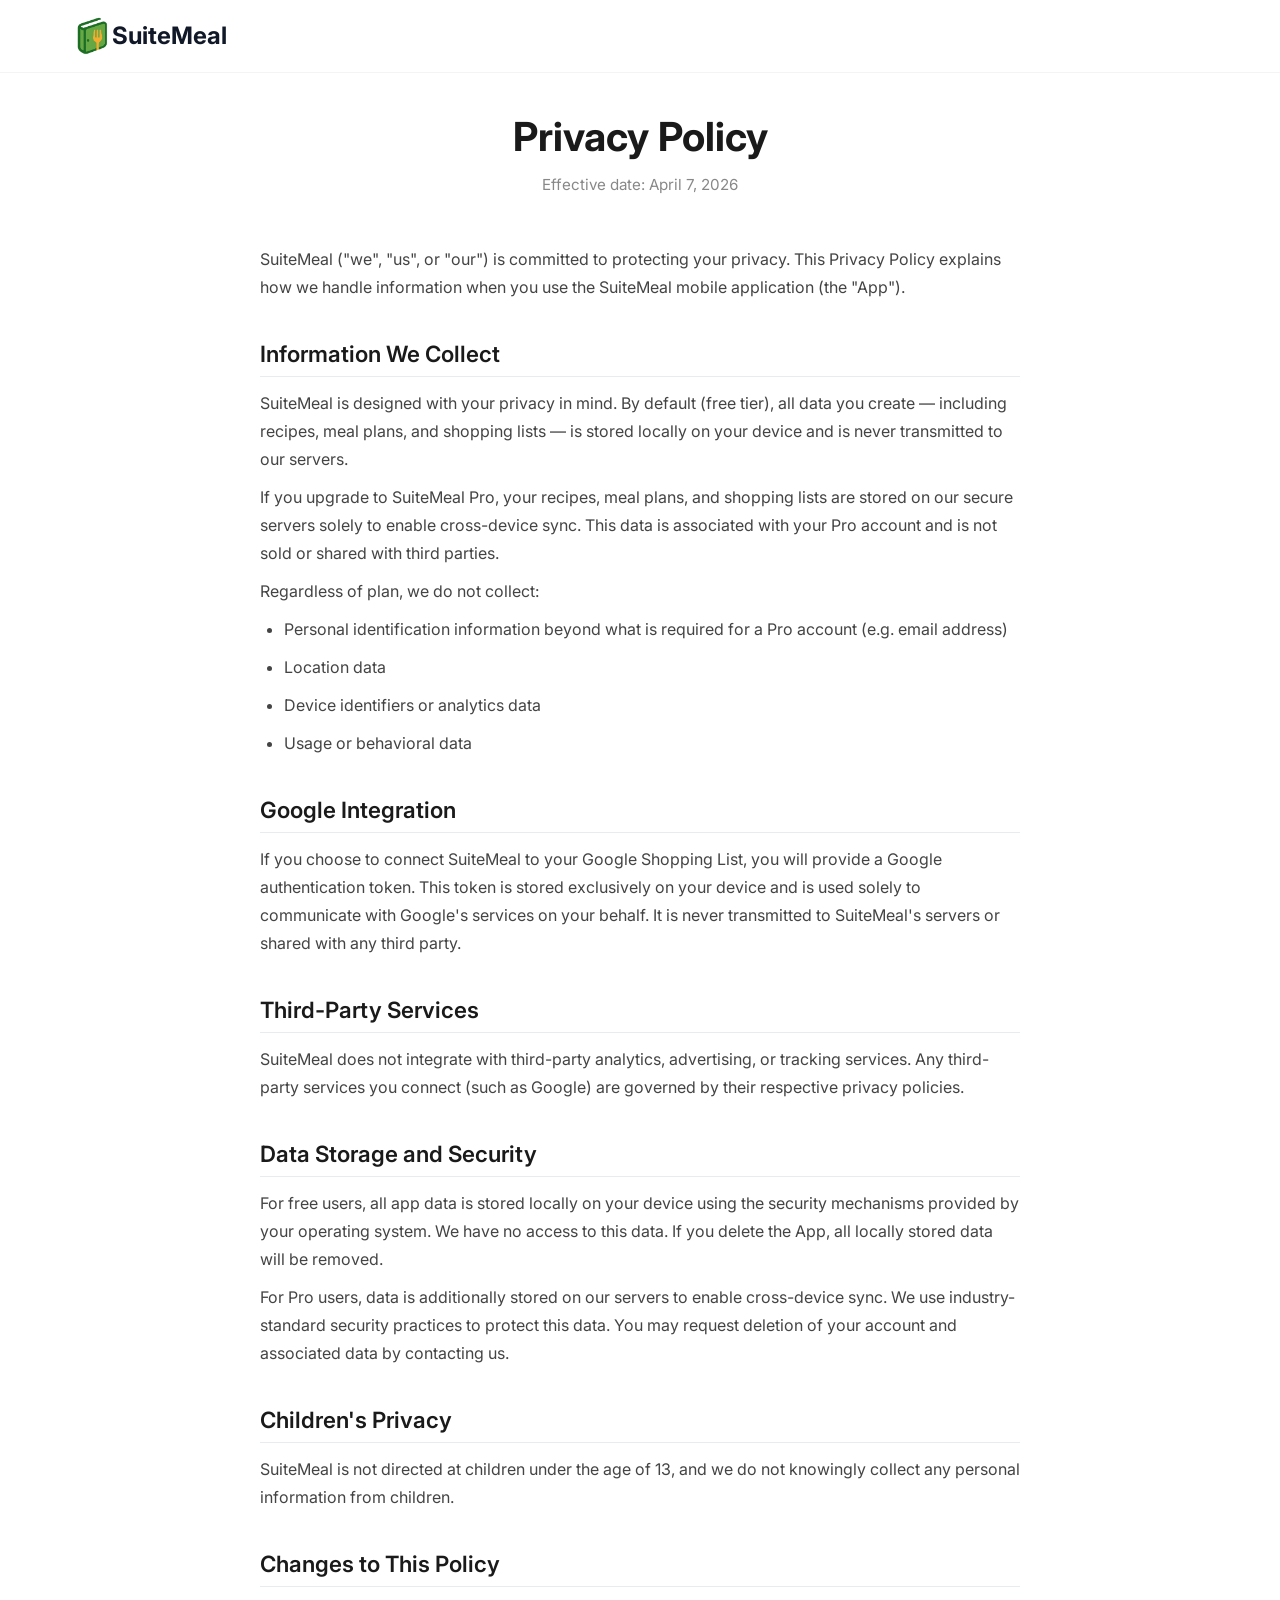
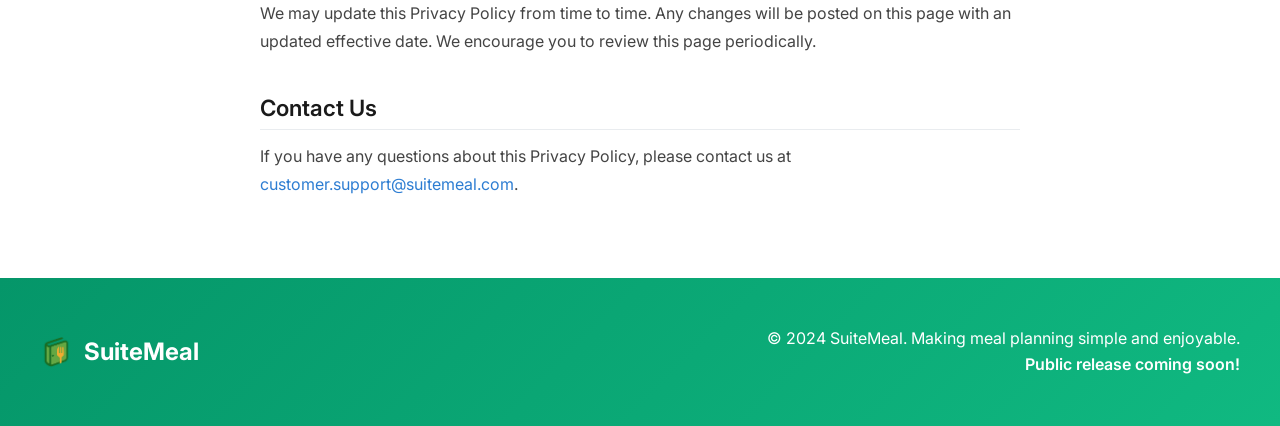
<file: privacy_policy.html>
<!DOCTYPE html>
<html lang="en">
<head>
    <meta charset="UTF-8">
    <meta name="viewport" content="width=device-width, initial-scale=1.0">
    <title>Privacy Policy - SuiteMeal</title>
    <link rel="icon" type="image/png" href="assets/images/favicon.png">
    <link rel="preconnect" href="https://fonts.googleapis.com">
    <link rel="preconnect" href="https://fonts.gstatic.com" crossorigin>
    <link href="https://fonts.googleapis.com/css2?family=Inter:wght@300;400;500;600;700;800&display=swap" rel="stylesheet">
    <link rel="stylesheet" href="styles.css">
    <style>
        .policy-container {
            max-width: 800px;
            margin: 0 auto;
            padding: 40px 20px;
        }

        .policy-header {
            text-align: center;
            margin-bottom: 48px;
        }

        .policy-title {
            font-size: 2.5rem;
            font-weight: 700;
            color: #1a1a1a;
            margin-bottom: 12px;
        }

        .policy-date {
            font-size: 0.95rem;
            color: #888;
        }

        .policy-section {
            margin-bottom: 40px;
        }

        .policy-section h2 {
            font-size: 1.4rem;
            font-weight: 600;
            color: #1a1a1a;
            margin-bottom: 12px;
            padding-bottom: 8px;
            border-bottom: 1px solid #e9ecef;
        }

        .policy-section p,
        .policy-section li {
            font-size: 1rem;
            color: #444;
            line-height: 1.75;
            margin-bottom: 10px;
        }

        .policy-section ul {
            list-style-type: disc;
            margin-left: 24px;
        }

        .policy-section a {
            color: #2d7dd2;
            text-decoration: none;
        }

        .policy-section a:hover {
            text-decoration: underline;
        }

        @media (max-width: 768px) {
            .policy-title {
                font-size: 2rem;
            }
        }
    </style>
</head>
<body>
    <header>
        <nav class="navbar">
            <div class="nav-content">
                <div class="nav-brand">
                    <a href="index.html" style="display: flex; align-items: center; text-decoration: none;">
                        <img src="assets/images/icon.png" alt="SuiteMeal" class="nav-logo">
                        <span class="brand-name">SuiteMeal</span>
                    </a>
                </div>
            </div>
        </nav>
    </header>

    <main>
        <div class="policy-container">
            <div class="policy-header">
                <h1 class="policy-title">Privacy Policy</h1>
                <p class="policy-date">Effective date: April 7, 2026</p>
            </div>

            <div class="policy-section">
                <p>SuiteMeal ("we", "us", or "our") is committed to protecting your privacy. This Privacy Policy explains how we handle information when you use the SuiteMeal mobile application (the "App").</p>
            </div>

            <div class="policy-section">
                <h2>Information We Collect</h2>
                <p>SuiteMeal is designed with your privacy in mind. By default (free tier), all data you create — including recipes, meal plans, and shopping lists — is stored locally on your device and is never transmitted to our servers.</p>
                <p>If you upgrade to SuiteMeal Pro, your recipes, meal plans, and shopping lists are stored on our secure servers solely to enable cross-device sync. This data is associated with your Pro account and is not sold or shared with third parties.</p>
                <p>Regardless of plan, we do not collect:</p>
                <ul>
                    <li>Personal identification information beyond what is required for a Pro account (e.g. email address)</li>
                    <li>Location data</li>
                    <li>Device identifiers or analytics data</li>
                    <li>Usage or behavioral data</li>
                </ul>
            </div>

            <div class="policy-section">
                <h2>Google Integration</h2>
                <p>If you choose to connect SuiteMeal to your Google Shopping List, you will provide a Google authentication token. This token is stored exclusively on your device and is used solely to communicate with Google's services on your behalf. It is never transmitted to SuiteMeal's servers or shared with any third party.</p>
            </div>

            <div class="policy-section">
                <h2>Third-Party Services</h2>
                <p>SuiteMeal does not integrate with third-party analytics, advertising, or tracking services. Any third-party services you connect (such as Google) are governed by their respective privacy policies.</p>
            </div>

            <div class="policy-section">
                <h2>Data Storage and Security</h2>
                <p>For free users, all app data is stored locally on your device using the security mechanisms provided by your operating system. We have no access to this data. If you delete the App, all locally stored data will be removed.</p>
                <p>For Pro users, data is additionally stored on our servers to enable cross-device sync. We use industry-standard security practices to protect this data. You may request deletion of your account and associated data by contacting us.</p>
            </div>

            <div class="policy-section">
                <h2>Children's Privacy</h2>
                <p>SuiteMeal is not directed at children under the age of 13, and we do not knowingly collect any personal information from children.</p>
            </div>

            <div class="policy-section">
                <h2>Changes to This Policy</h2>
                <p>We may update this Privacy Policy from time to time. Any changes will be posted on this page with an updated effective date. We encourage you to review this page periodically.</p>
            </div>

            <div class="policy-section">
                <h2>Contact Us</h2>
                <p>If you have any questions about this Privacy Policy, please contact us at <a href="mailto:customer.support@suitemeal.com">customer.support@suitemeal.com</a>.</p>
            </div>
        </div>
    </main>

    <footer>
        <div class="footer-content">
            <div class="footer-brand">
                <img src="assets/images/icon.png" alt="SuiteMeal" class="footer-logo">
                <span class="brand-name">SuiteMeal</span>
            </div>
            <div class="footer-text">
                <p>&copy; 2024 SuiteMeal. Making meal planning simple and enjoyable.</p>
                <p class="release-note">Public release coming soon!</p>
            </div>
        </div>
    </footer>
</body>
</html>
</file>
<file: styles.css>
/* Hero title two-line layout */
.hero-tagline {
    display: block;
    font-size: clamp(1.75rem, 3.5vw, 2.75rem);
    font-weight: 800;
    color: #111827;
    white-space: nowrap;
    margin-bottom: -0.13em;
}

/* Store badges */
.store-badge-link {
    display: inline-block;
    line-height: 0;
}

.store-badge {
    height: 90px;
    width: auto;
    display: block;
    margin-left: -12px; /* offset Google's built-in badge padding */
}

.apple-badge {
    height: 61px;
    width: auto;
    display: block;
}

.store-badge-nav {
    height: 48px;
    width: auto;
    display: block;
    margin-left: -6px;
}

.apple-badge-nav {
    height: 34px;
    width: auto;
    display: block;
}

.nav-badge-link {
    display: inline-block;
    line-height: 0;
}

.nav-actions {
    display: flex;
    align-items: center;
    gap: 0.5rem;
}

.download-stat {
    font-size: 0.875rem;
    color: #6B7280;
    font-weight: 500;
    margin-top: 0.25rem;
}

/* Inverted badge on dark background — Google badge is dark, needs a light variant treatment */
.store-badge-inverted {
    filter: brightness(0) invert(1);
}

/* Store buttons column */
.store-buttons {
    display: flex;
    flex-direction: column;
    align-items: flex-start;
    gap: 0.75rem;
}


/* No subscriptions badge */
.no-sub-badge {
    display: block;
    color: #059669;
    font-size: 2.75rem;
    font-weight: 800;
    line-height: 1.1;
    margin-bottom: 2rem;
}

/* iOS Coming Soon badge */
.ios-badge-wrapper {
    display: flex;
    flex-direction: column;
    align-items: center;
    gap: 0.35rem;
}

.ios-badge-mock {
    display: inline-flex;
    align-items: center;
    gap: 12px;
    background: #9CA3AF;
    color: white;
    border-radius: 12px;
    padding: 0 18px;
    height: 68px;
    cursor: default;
}

.ios-badge-text-block {
    display: flex;
    flex-direction: column;
}

.ios-badge-small {
    font-size: 0.75rem;
    font-weight: 400;
    letter-spacing: 0.04em;
    line-height: 1.4;
}

.ios-badge-large {
    font-size: 1.7rem;
    font-weight: 600;
    line-height: 1.1;
}

.ios-coming-soon-label {
    font-size: 0.72rem;
    color: #9CA3AF;
    font-weight: 500;
    letter-spacing: 0.03em;
}

/* SuiteMeal Pro section */
.pro-section {
    padding: 5rem 2rem;
    background: linear-gradient(135deg, #059669 0%, #10B981 100%);
    text-align: center;
}

.pro-content {
    max-width: 680px;
    margin: 0 auto;
    display: flex;
    flex-direction: column;
    align-items: center;
}

.pro-content h2 {
    font-size: clamp(1.75rem, 3.5vw, 2.5rem);
    color: white;
    margin-bottom: 1.25rem;
}

.pro-content p {
    font-size: 1.125rem;
    color: rgba(255, 255, 255, 0.9);
    line-height: 1.7;
    margin-bottom: 2rem;
}

.pro-store-buttons {
    display: flex;
    flex-direction: row;
    align-items: center;
    gap: 1rem;
    flex-wrap: wrap;
    justify-content: center;
}

.pro-cta {
    background: white;
    color: #059669;
    font-weight: 700;
    margin-top: 0.5rem;
}

.pro-cta:hover {
    background: #F0FDF4;
    transform: translateY(-2px);
    box-shadow: 0 8px 25px rgba(0, 0, 0, 0.15);
    color: #059669;
    text-decoration: none;
}

/* Footer links */
.footer-link {
    color: rgba(255, 255, 255, 0.8);
    text-decoration: none;
    font-size: 0.875rem;
}

.footer-link:hover {
    color: white;
}

/* Reset and base styles */
* {
    margin: 0;
    padding: 0;
    box-sizing: border-box;
}

body {
    font-family: 'Inter', -apple-system, BlinkMacSystemFont, 'Segoe UI', sans-serif;
    line-height: 1.6;
    color: #374151;
    background-color: #ffffff;
    font-size: 16px;
}

/* Typography */
h1, h2, h3, h4, h5, h6 {
    font-weight: 700;
    line-height: 1.2;
    color: #111827;
}

.hero-title {
    font-size: clamp(2.5rem, 5vw, 4rem);
    font-weight: 800;
    line-height: 1.0;
    margin-bottom: 1.5rem;
}


.section-title {
    font-size: clamp(2rem, 4vw, 3rem);
    font-weight: 700;
    text-align: center;
    margin-bottom: 1rem;
}

.section-subtitle {
    font-size: 1.25rem;
    color: #6B7280;
    text-align: center;
    margin-bottom: 3rem;
    max-width: 600px;
    margin-left: auto;
    margin-right: auto;
}

.hero-subtitle {
    font-size: 1.25rem;
    color: #6B7280;
    margin-bottom: 2rem;
    line-height: 1.6;
    max-width: 500px;
}

/* Gradients and colors */
.text-gradient {
    background: linear-gradient(135deg, #059669 0%, #10B981 50%, #F59E0B 100%);
    -webkit-background-clip: text;
    -webkit-text-fill-color: transparent;
    background-clip: text;
}

/* Navigation */
.navbar {
    position: sticky;
    top: 0;
    background: rgba(255, 255, 255, 0.95);
    backdrop-filter: blur(10px);
    border-bottom: 1px solid #F3F4F6;
    z-index: 100;
}

.nav-content {
    max-width: 1200px;
    margin: 0 auto;
    display: flex;
    justify-content: space-between;
    align-items: center;
    padding: 1rem 2rem;
}

.nav-brand {
    display: flex;
    align-items: center;
    gap: 0.75rem;
}

.nav-logo {
    width: 40px;
    height: 40px;
}

.brand-name {
    font-size: 1.5rem;
    font-weight: 700;
    color: #111827;
}

/* Buttons */
.btn {
    display: inline-flex;
    align-items: center;
    justify-content: center;
    padding: 0.75rem 1.5rem;
    border: none;
    border-radius: 0.5rem;
    font-size: 1rem;
    font-weight: 600;
    text-decoration: none;
    cursor: pointer;
    transition: all 0.2s ease;
    gap: 0.5rem;
}

.btn-primary {
    background: linear-gradient(135deg, #059669 0%, #10B981 100%);
    color: white;
    box-shadow: 0 4px 14px 0 rgba(16, 185, 129, 0.25);
}

.btn-primary:hover {
    transform: translateY(-2px);
    box-shadow: 0 8px 25px 0 rgba(16, 185, 129, 0.35);
}

.btn-secondary {
    background: white;
    color: #374151;
    border: 1px solid #E5E7EB;
}

.btn-secondary:hover {
    background: #F9FAFB;
    transform: translateY(-1px);
}

.btn-outline {
    background: transparent;
    color: #059669;
    border: 1px solid #059669;
}

.btn-outline:hover {
    background: #059669;
    color: white;
}

.btn-large {
    padding: 1rem 2rem;
    font-size: 1.125rem;
}

/* Hero section */
.hero {
    padding: 5rem 2rem;
    background: linear-gradient(135deg, #F0FDF4 0%, #ECFDF5 100%);
    min-height: 80vh;
    display: flex;
    align-items: center;
}

.hero-content {
    max-width: 1200px;
    margin: 0 auto;
    display: grid;
    grid-template-columns: 1fr 1fr;
    gap: 4rem;
    align-items: center;
}

.hero-actions {
    display: flex;
    flex-direction: column;
    align-items: flex-start;
    gap: 1rem;
    margin-bottom: 3rem;
}

.hero-stats {
    display: flex;
    gap: 2rem;
    padding-top: 2rem;
    border-top: 1px solid #E5E7EB;
}

.stat {
    text-align: center;
}

.stat-number {
    font-size: 1.5rem;
    font-weight: 700;
    color: #059669;
    margin-bottom: 0.25rem;
}

.stat-label {
    font-size: 0.875rem;
    color: #6B7280;
}

.hero-visual {
    display: flex;
    justify-content: center;
    align-items: center;
}

.app-showcase {
    display: flex;
    justify-content: center;
    align-items: center;
    position: relative;
}

.hero-app-icon {
    width: 280px;
    height: 280px;
    border-radius: 2rem;
    box-shadow: 0 25px 50px -12px rgba(0, 0, 0, 0.25);
    transition: transform 0.3s ease;
    animation: float 6s ease-in-out infinite;
}

.hero-app-icon:hover {
    transform: scale(1.05);
}

@keyframes float {
    0%, 100% {
        transform: translateY(0px);
    }
    50% {
        transform: translateY(-20px);
    }
}

/* Features section */
.features {
    padding: 5rem 2rem;
}

.section-header {
    text-align: center;
    margin-bottom: 4rem;
}

.feature-grid {
    max-width: 1200px;
    margin: 0 auto;
    display: grid;
    grid-template-columns: repeat(auto-fit, minmax(300px, 1fr));
    gap: 2rem;
}

.feature-card {
    background: white;
    padding: 2.5rem 2rem;
    border-radius: 1rem;
    text-align: center;
    border: 1px solid #F3F4F6;
    transition: all 0.3s ease;
}

.feature-card:hover {
    transform: translateY(-8px);
    box-shadow: 0 25px 50px -12px rgba(0, 0, 0, 0.15);
    border-color: #E5E7EB;
}

.feature-icon {
    margin-bottom: 1.5rem;
    display: flex;
    justify-content: center;
}

.icon-circle {
    width: 64px;
    height: 64px;
    border-radius: 50%;
    display: flex;
    align-items: center;
    justify-content: center;
    color: white;
}

.icon-circle.green {
    background: linear-gradient(135deg, #059669 0%, #10B981 100%);
}

.icon-circle.orange {
    background: linear-gradient(135deg, #F59E0B 0%, #F97316 100%);
}

.feature-card h3 {
    font-size: 1.5rem;
    margin-bottom: 1rem;
    color: #111827;
}

.feature-card p {
    color: #6B7280;
    line-height: 1.7;
}

/* How it works section */
.how-it-works {
    padding: 5rem 2rem;
    background: #F9FAFB;
}

/* Workflow sections */
.workflow-sections {
    max-width: 1200px;
    margin: 0 auto;
    display: flex;
    flex-direction: column;
    gap: 4rem;
}

.workflow-section {
    background: white;
    border-radius: 1.5rem;
    padding: 3rem;
    box-shadow: 0 4px 6px rgba(0, 0, 0, 0.05);
    border: 1px solid #E5E7EB;
}

.workflow-title {
    font-size: 2rem;
    color: #111827;
    margin-bottom: 2rem;
    text-align: center;
    position: relative;
}

.workflow-title::after {
    content: '';
    position: absolute;
    bottom: -0.5rem;
    left: 50%;
    transform: translateX(-50%);
    width: 60px;
    height: 3px;
    background: linear-gradient(135deg, #059669 0%, #10B981 100%);
    border-radius: 2px;
}

.workflow-content {
    display: grid;
    grid-template-columns: 1.5fr 1fr;
    gap: 3rem;
    align-items: center;
}

.workflow-description {
    padding-right: 2rem;
}

.workflow-description p {
    font-size: 1.125rem;
    line-height: 1.7;
    color: #6B7280;
}

.description-slide {
    opacity: 0;
    transition: opacity 0.5s ease-in-out;
    position: absolute;
    top: 0;
    left: 0;
    width: 100%;
}

.description-slide.active {
    opacity: 1;
    position: relative;
}

.description-slide h4 {
    font-size: 1.5rem;
    font-weight: 600;
    color: #111827;
    margin-bottom: 1rem;
}

/* GIF Carousel */
.gif-carousel {
    position: relative;
    background: #F8F9FA;
    border-radius: 1rem;
    overflow: hidden;
    border: 1px solid #E5E7EB;
    display: flex;
    justify-content: center;
    align-items: center;
}

.carousel-container {
    position: relative;
    width: 480px;
    height: 500px;
    min-height: 300px;
    margin: 0 auto;
    overflow: hidden;
}

.carousel-slide {
    position: absolute;
    top: 0;
    left: 0;
    width: 100%;
    height: 100%;
    opacity: 0;
    transition: opacity 0.5s ease-in-out;
    display: flex;
    align-items: center;
    justify-content: center;
}

.carousel-slide.active {
    opacity: 1;
}

.gif-placeholder {
    width: 90%;
    height: 80%;
    background: linear-gradient(135deg, #f0f8ec 0%, #e8f5e0 100%);
    border-radius: 0.5rem;
    display: flex;
    align-items: center;
    justify-content: center;
    color: #6ba347;
    font-family: 'Inter', sans-serif;
    font-weight: 500;
    text-align: center;
    padding: 1rem;
    border: 2px dashed #a8d982;
}

.demo-video {
    max-width: 100%;
    max-height: 100%;
    width: auto;
    height: auto;
    object-fit: contain;
    border-radius: 0.5rem;
    box-shadow: 0 4px 12px rgba(0, 0, 0, 0.15);
}

.carousel-controls {
    position: absolute;
    bottom: 1rem;
    left: 50%;
    transform: translateX(-50%);
    display: flex;
    align-items: center;
    gap: 1rem;
    background: rgba(255, 255, 255, 0.9);
    backdrop-filter: blur(10px);
    padding: 0.75rem 1.5rem;
    border-radius: 2rem;
    box-shadow: 0 4px 12px rgba(0, 0, 0, 0.15);
}

.carousel-btn {
    width: 32px;
    height: 32px;
    border: none;
    border-radius: 50%;
    background: linear-gradient(135deg, #059669 0%, #10B981 100%);
    color: white;
    display: flex;
    align-items: center;
    justify-content: center;
    cursor: pointer;
    font-size: 1.25rem;
    font-weight: bold;
    transition: all 0.2s ease;
}

.carousel-btn:hover {
    transform: scale(1.1);
    box-shadow: 0 4px 12px rgba(16, 185, 129, 0.3);
}

.carousel-dots {
    display: flex;
    gap: 0.5rem;
}

.dot {
    width: 10px;
    height: 10px;
    border-radius: 50%;
    background: #D1D5DB;
    cursor: pointer;
    transition: all 0.2s ease;
}

.dot.active {
    background: linear-gradient(135deg, #059669 0%, #10B981 100%);
    transform: scale(1.2);
}

/* CTA section */
.cta-section {
    padding: 5rem 2rem;
    background: linear-gradient(135deg, #059669 0%, #10B981 100%);
    text-align: center;
}

.cta-content {
    max-width: 600px;
    margin: 0 auto;
}

.cta-title {
    font-size: clamp(2rem, 4vw, 2.5rem);
    color: white;
    margin-bottom: 1rem;
}

.cta-subtitle {
    font-size: 1.25rem;
    color: rgba(255, 255, 255, 0.9);
    margin-bottom: 2rem;
}

.cta-actions {
    margin-bottom: 1rem;
}

.cta-note {
    color: rgba(255, 255, 255, 0.8);
    font-size: 0.875rem;
    margin-top: 1rem;
}

/* Footer */
footer {
    padding: 3rem 2rem;
    background: linear-gradient(135deg, #059669 0%, #10B981 100%);
    color: white;
}

.footer-content {
    max-width: 1200px;
    margin: 0 auto;
    display: flex;
    justify-content: space-between;
    align-items: center;
}

.footer-brand {
    display: flex;
    align-items: center;
    gap: 0.75rem;
}

.footer-brand .brand-name {
    color: white;
}

.footer-logo {
    width: 32px;
    height: 32px;
}

.footer-text {
    color: white;
    text-align: right;
}

.footer-text p {
    margin: 0;
}

.release-note {
    color: white;
    font-weight: 600;
    margin-top: 0.5rem;
}

/* Responsive design */
@media (max-width: 768px) {
    .hero-content {
        grid-template-columns: 1fr;
        gap: 3rem;
        text-align: center;
    }
    
    .hero-actions {
        align-items: center;
    }

    .store-buttons {
        align-items: center;
    }

    .hero-stats {
        justify-content: center;
    }
    
    .workflow-content {
        grid-template-columns: 1fr;
        gap: 2rem;
        text-align: center;
    }
    
    .workflow-description {
        padding-right: 0;
    }
    
    .workflow-section {
        padding: 2rem;
    }
    
    .carousel-container {
        height: 400px;
    }
    
    .footer-content {
        flex-direction: column;
        gap: 1rem;
        text-align: center;
    }
    
    .hero-app-icon {
        width: 200px;
        height: 200px;
    }
}

@media (max-width: 480px) {
    .hero {
        padding: 3rem 1rem;
    }
    
    .features, .how-it-works, .cta-section {
        padding: 3rem 1rem;
    }
    
    .nav-content {
        padding: 1rem;
    }
    
    .hero-actions {
        flex-direction: column;
        align-items: center;
    }

    .no-sub-badge {
        font-size: 2rem;
    }

    .hero-tagline {
        white-space: normal;
    }

    .btn {
        width: 100%;
        max-width: 280px;
    }
    
    .hero-app-icon {
        width: 160px;
        height: 160px;
    }
    
    .workflow-sections {
        gap: 3rem;
    }
    
    .workflow-section {
        padding: 1.5rem;
    }
    
    .workflow-title {
        font-size: 1.5rem;
    }
    
    .carousel-container {
        height: 350px;
    }
    
    .carousel-controls {
        padding: 0.5rem 1rem;
        gap: 0.75rem;
    }
    
    .carousel-btn {
        width: 28px;
        height: 28px;
        font-size: 1rem;
    }
}
</file>
